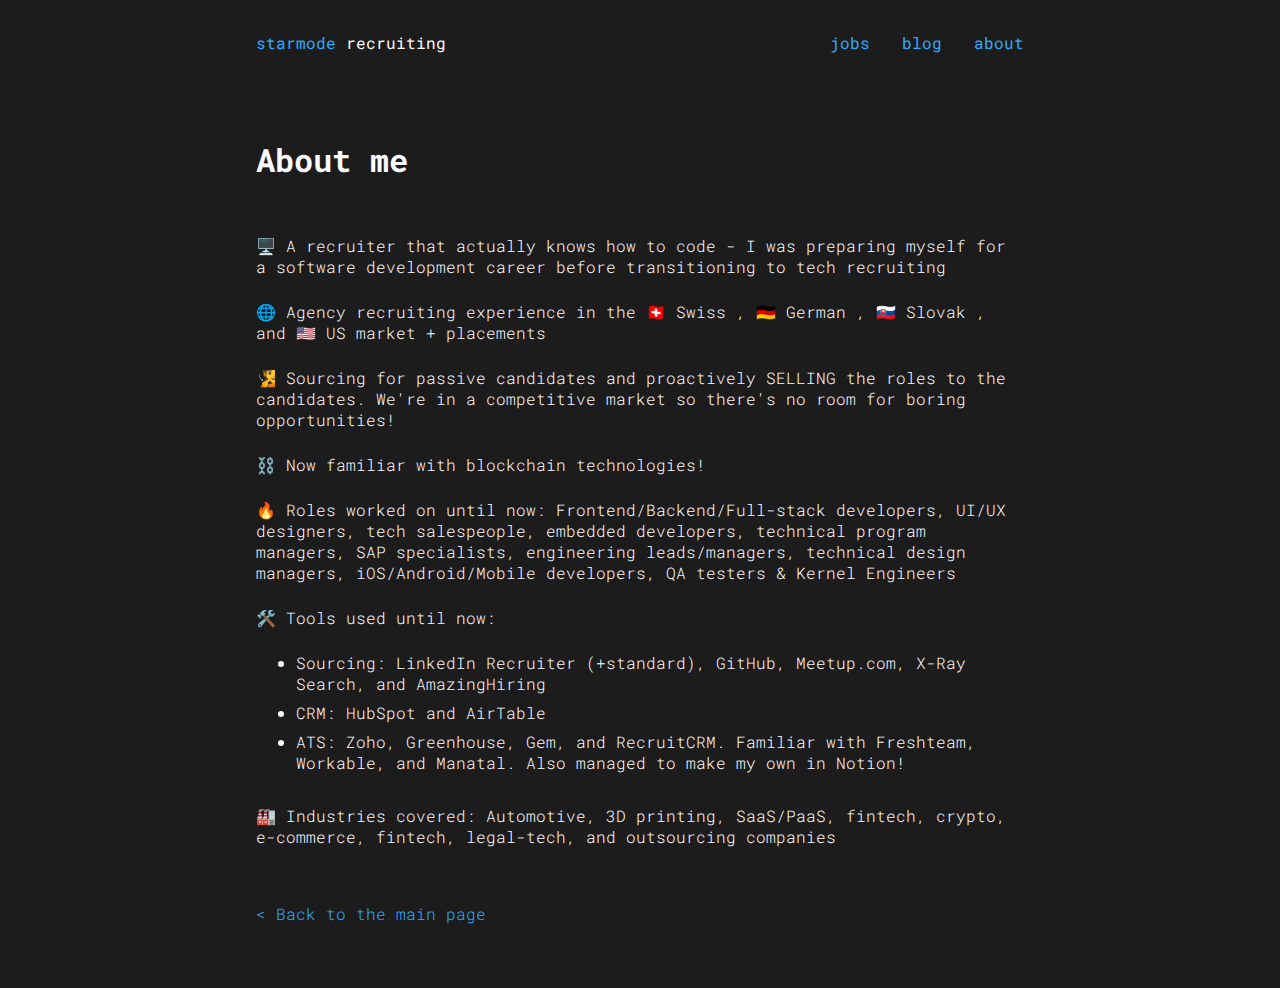
<file: about.html>
<!doctype html>
<html lang="en">
  <head id="app-header">
  	<!-- Google tag (gtag.js) -->
		<script async src="https://www.googletagmanager.com/gtag/js?id=G-RD5JJG2D79"></script>
		<script>
			window.dataLayer = window.dataLayer || [];
			function gtag(){dataLayer.push(arguments);}
			gtag('js', new Date());

			gtag('config', 'G-RD5JJG2D79');
		</script>
		
  	<meta charset="unicode">
  	<link rel="stylesheet" href="https://cdnjs.cloudflare.com/ajax/libs/font-awesome/4.7.0/css/font-awesome.min.css">
    <meta name="viewport" content="width=device-width, initial-scale=1">
    <link href="./main.css" rel="stylesheet">
    <link rel="icon" type="image/x-icon" href="./favicon.ico">

    <title>starmode recruitng</title>
    <script async src="header.js"></script>
  </head>
  <body class="global-fadein">
  	<header id="app-navbar"></header>
  	<script async src="navbar.js"></script>

	  <h1>About me</h1>

		<p>🖥️ A recruiter that actually knows how to code - I was preparing myself for a software development career before transitioning to tech recruiting</p>

		<p>🌐 Agency recruiting experience in the 🇨🇭 Swiss , 🇩🇪 German , 🇸🇰 Slovak , and 🇺🇸 US market + placements</p>

		<p>🧏 Sourcing for passive candidates and proactively SELLING the roles to the candidates. We're in a competitive market so there's no room for boring opportunities!</p>

		<p>⛓️ Now familiar with blockchain technologies!</p>

		<p>🔥 Roles worked on until now: Frontend/Backend/Full-stack developers, UI/UX designers, tech salespeople, embedded developers, technical program managers, SAP specialists, engineering leads/managers, technical design managers, iOS/Android/Mobile developers, QA testers & Kernel Engineers </p>

		<p>🛠️ Tools used until now:
			<ul>
				<li>Sourcing: LinkedIn Recruiter (+standard), GitHub, Meetup.com, X-Ray Search, and AmazingHiring</li>
				<li>CRM: HubSpot and AirTable</li>
				<li>ATS: Zoho, Greenhouse, Gem, and RecruitCRM. Familiar with Freshteam, Workable, and Manatal. Also managed to make my own in Notion!</li>
			</ul>

		<p> 🏭 Industries covered: Automotive, 3D printing, SaaS/PaaS, fintech, crypto, e-commerce, fintech, legal-tech, and outsourcing companies </p>

    <footer id="app-footer"></footer>
    <script async src="footer.js"></script>
  </body>
</html>
</file>
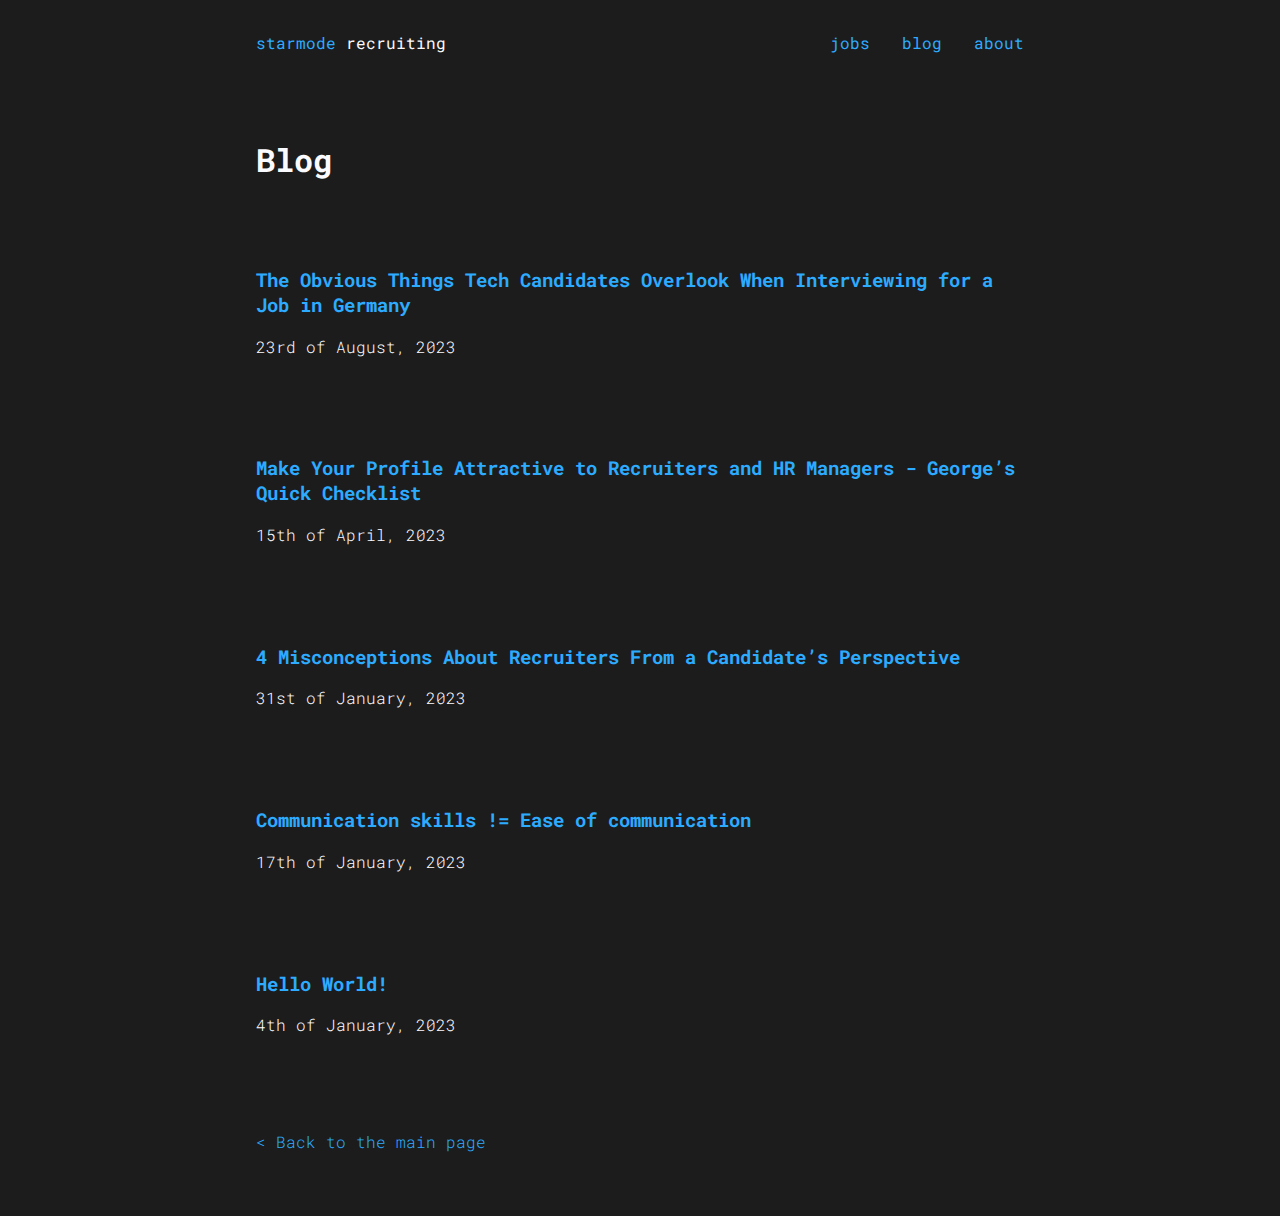
<file: blog.html>
<!doctype html>
<html lang="en">
  <head id="app-header">
    <!-- Google tag (gtag.js) -->
    <script async src="https://www.googletagmanager.com/gtag/js?id=G-RD5JJG2D79"></script>
    <script>
      window.dataLayer = window.dataLayer || [];
      function gtag(){dataLayer.push(arguments);}
      gtag('js', new Date());

      gtag('config', 'G-RD5JJG2D79');
    </script>
    
    <meta charset="unicode">
    <link rel="stylesheet" href="https://cdnjs.cloudflare.com/ajax/libs/font-awesome/4.7.0/css/font-awesome.min.css">
    <meta name="viewport" content="width=device-width, initial-scale=1">
    <link href="./main.css" rel="stylesheet">
    <link rel="icon" type="image/x-icon" href="./favicon.ico">

    <title>starmode recruitng</title>
    <script async src="header.js"></script>
  </head>
  <body class="global-fadein">
    <header id="app-navbar"></header>
    <script async src="navbar.js"></script>

	  <h1>Blog</h1>

		<h3 class="blog-title">
      <a title="The Obvious Things Tech Candidates Overlook When Interviewing for a Job in Germany" href="./posts/obvious-things-candidates-overlook.html">The Obvious Things Tech Candidates Overlook When Interviewing for a Job in Germany</a>
    </h3>
		<p class="blog-date">23rd of August, 2023</p>

    <h3 class="blog-title">
      <a title="Make Your Profile Attractive to Recruiters and HR Managers - George’s Quick Checklist" href="./posts/georges-quick-checklist.html">Make Your Profile Attractive to Recruiters and HR Managers - George’s Quick Checklist</a>
    </h3>
    <p class="blog-date">15th of April, 2023</p>

    <h3 class="blog-title">
      <a title="4 Misconceptions About Recruiters From a Candidate’s Perspective" href="./posts/misconceptions-about-recruiters.html">4 Misconceptions About Recruiters From a Candidate’s Perspective</a>
    </h3>
    <p class="blog-date">31st of January, 2023</p>

    <h3 class="blog-title">
      <a title="Communication skills != Ease of communication" href="./posts/communication-skills-and-ease-of-communication.html">Communication skills != Ease of communication</a>
    </h3>
    <p class="blog-date">17th of January, 2023</p>

    <h3 class="blog-title">
      <a title="Hello World!" href="./posts/hello-world.html">Hello World!</a>
    </h3>
    <p class="blog-date">4th of January, 2023</p>

    <footer id="app-footer"></footer>
    <script async src="footer.js"></script>
  </body>
</html>
</file>
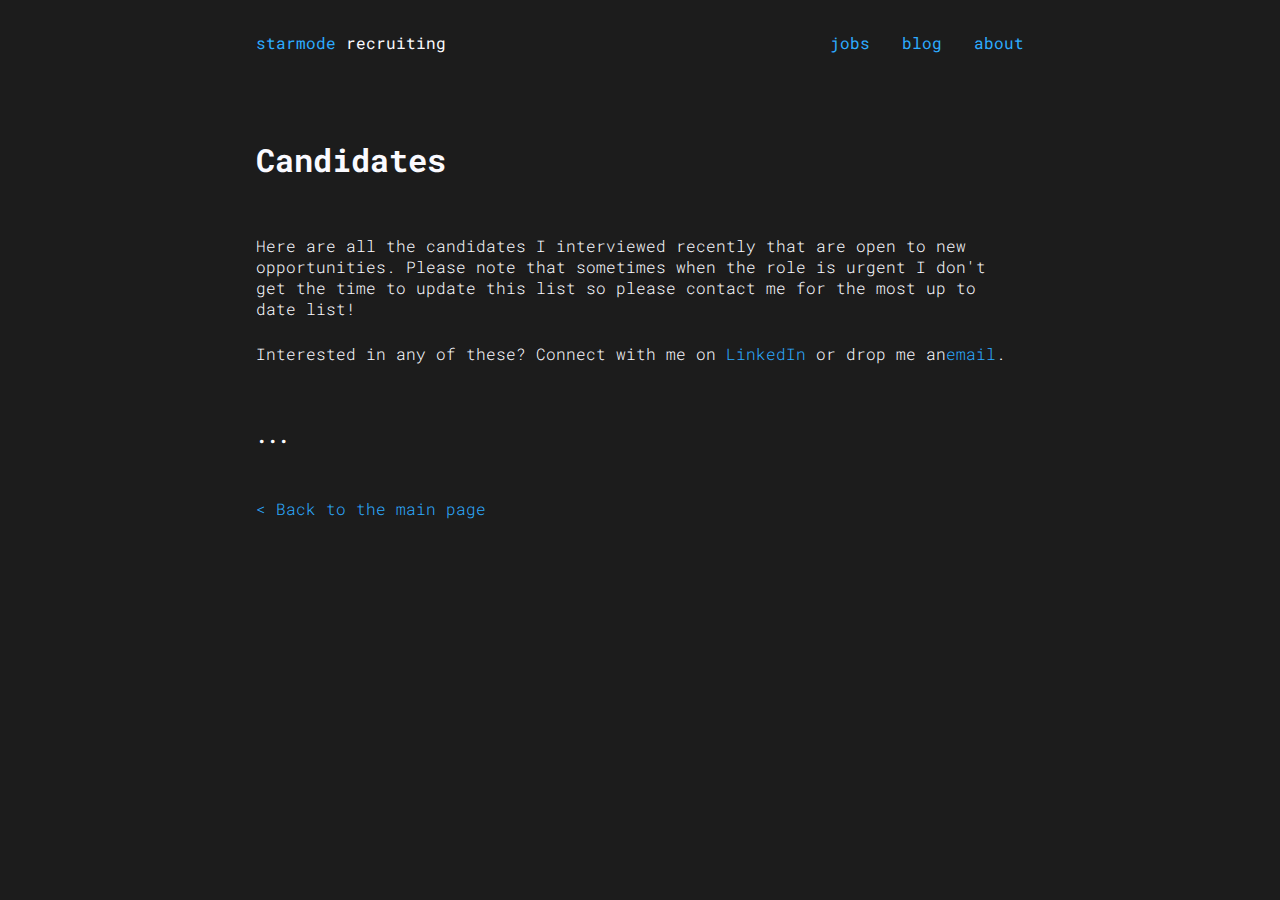
<file: candidates.html>
<!doctype html>
<html lang="en">
  <head id="app-header">
  	<!-- Google tag (gtag.js) -->
		<script async src="https://www.googletagmanager.com/gtag/js?id=G-RD5JJG2D79"></script>
		<script>
			window.dataLayer = window.dataLayer || [];
			function gtag(){dataLayer.push(arguments);}
			gtag('js', new Date());

			gtag('config', 'G-RD5JJG2D79');
		</script>
		
  	<meta charset="unicode">
  	<link rel="stylesheet" href="https://cdnjs.cloudflare.com/ajax/libs/font-awesome/4.7.0/css/font-awesome.min.css">
    <meta name="viewport" content="width=device-width, initial-scale=1">
    <link href="./main.css" rel="stylesheet">
    <link rel="icon" type="image/x-icon" href="./favicon.ico">

    <title>starmode recruitng</title>
    <script async src="header.js"></script>
  </head>

  <body class="global-fadein">
  	<header id="app-navbar"></header>
  	<script async src="navbar.js"></script>

	  <h1>Candidates</h1>
	  <p>Here are all the candidates I interviewed recently that are open to new opportunities. Please note that sometimes when the role is urgent I don't get the time to update this list so please contact me for the most up to date list!
	  <p>Interested in any of these? Connect with me on <a href="https://www.linkedin.com/in/george-gluvajic/">LinkedIn</a> or drop me an<a id="email" href="#">email</a>.

		<h3>...</h3>

    <footer id="app-footer"></footer>
    <script async src="footer.js"></script>
  </body>
</html>
</file>
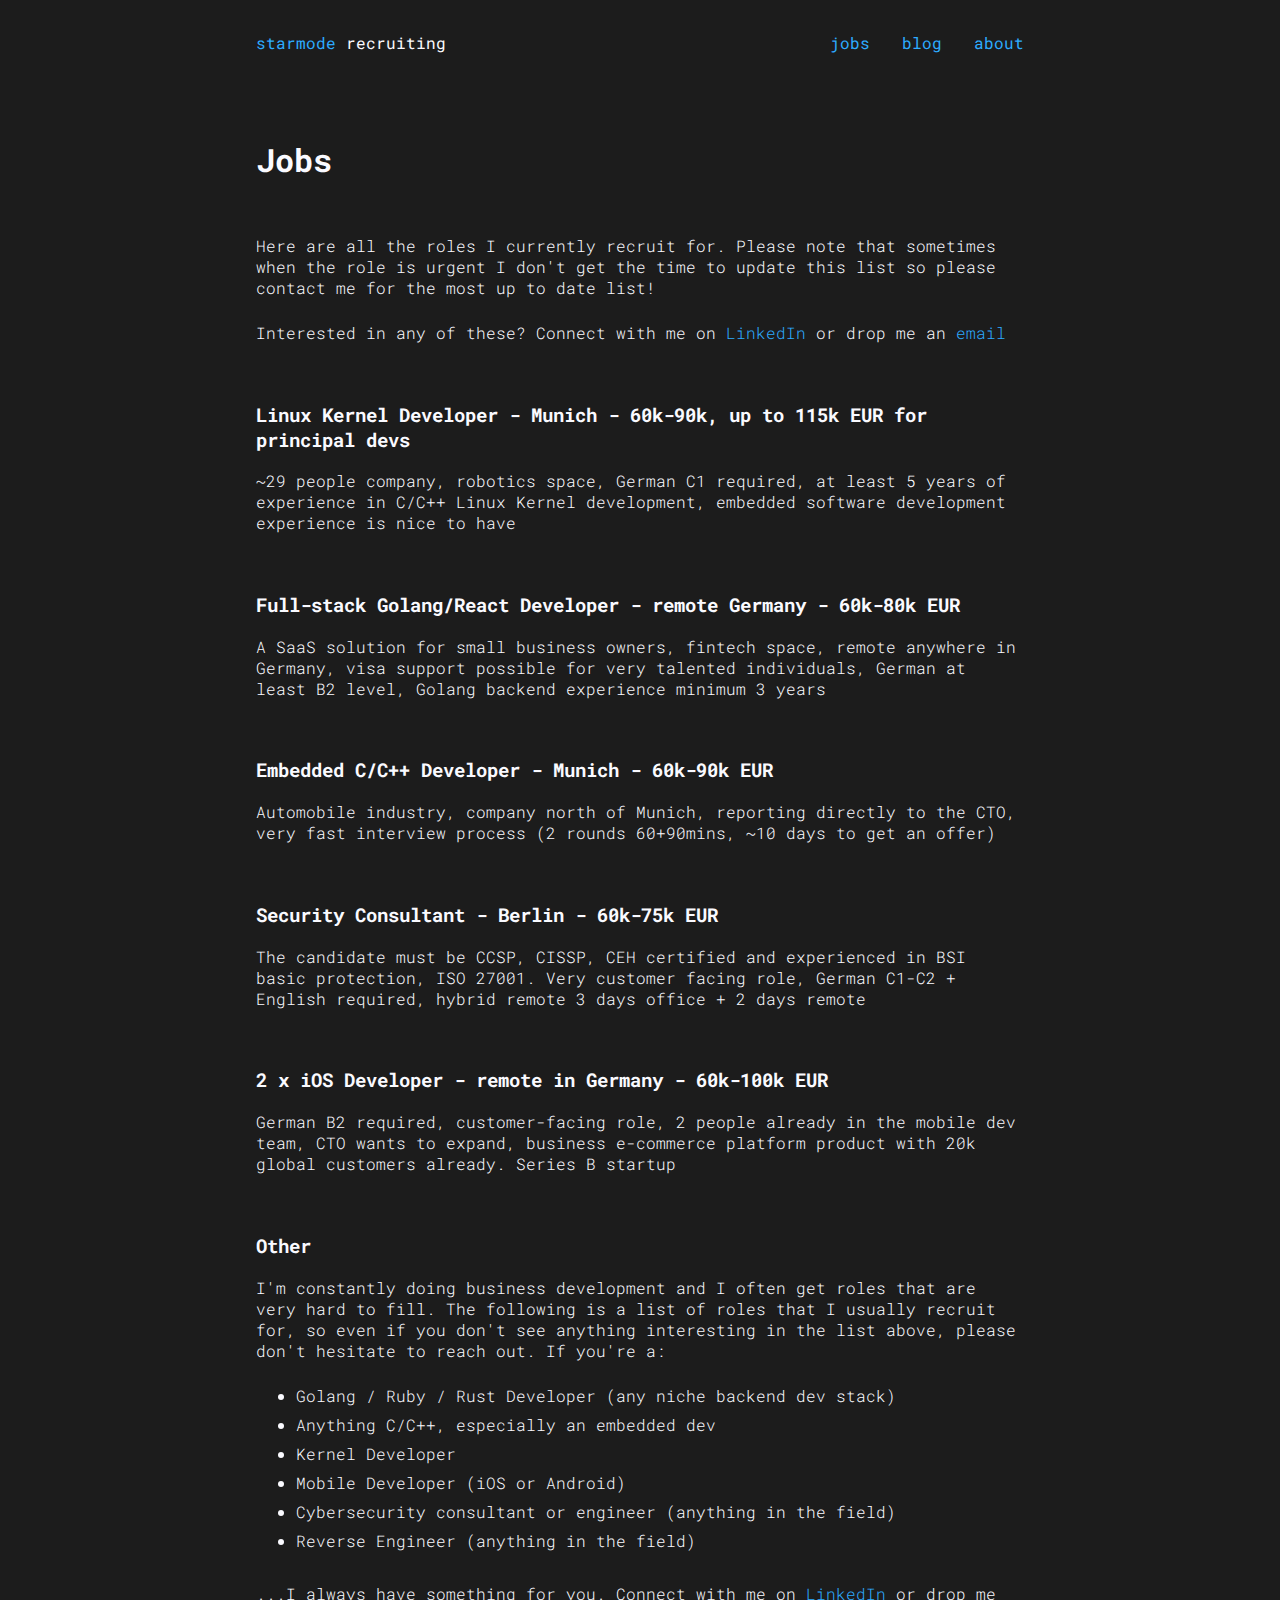
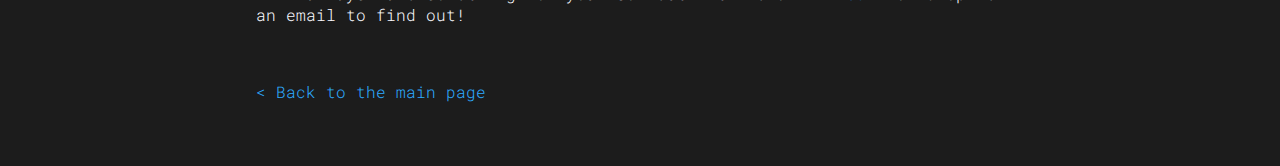
<file: jobs.html>
<!doctype html>
<html lang="en">
  <head id="app-header">
		<!-- Google tag (gtag.js) -->
		<script async src="https://www.googletagmanager.com/gtag/js?id=G-RD5JJG2D79"></script>
		<script>
			window.dataLayer = window.dataLayer || [];
			function gtag(){dataLayer.push(arguments);}
			gtag('js', new Date());

			gtag('config', 'G-RD5JJG2D79');
		</script>

  	<meta charset="unicode">
  	<link rel="stylesheet" href="https://cdnjs.cloudflare.com/ajax/libs/font-awesome/4.7.0/css/font-awesome.min.css">
    <meta name="viewport" content="width=device-width, initial-scale=1">
    <link href="./main.css" rel="stylesheet">
    <link rel="icon" type="image/x-icon" href="./favicon.ico">

    <title>starmode recruitng</title>
    <script async src="header.js"></script>
  </head>
  
  <body class="global-fadein">
  	<header id="app-navbar"></header>
  	<script async src="navbar.js"></script>

	  <h1>Jobs</h1>
	  <p>Here are all the roles I currently recruit for. Please note that sometimes when the role is urgent I don't get the time to update this list so please contact me for the most up to date list!</p>
	  <p>Interested in any of these? Connect with me on <a href="https://www.linkedin.com/in/george-gluvajic/">LinkedIn</a> or drop me an <a id="email" href="#">email</a>

		<h3>Linux Kernel Developer - Munich - 60k-90k, up to 115k EUR for principal devs</h3>
		<p>~29 people company, robotics space, German C1 required, at least 5 years of experience in C/C++ Linux Kernel development, embedded software development experience is nice to have</p>

		<h3>Full-stack Golang/React Developer - remote Germany - 60k-80k EUR</h3>
		<p>A SaaS solution for small business owners, fintech space, remote anywhere in Germany, visa support possible for very talented individuals, German at least B2 level, Golang backend experience minimum 3 years</p>

		<h3>Embedded C/C++ Developer - Munich - 60k-90k EUR</h3>
		<p>Automobile industry, company north of Munich, reporting directly to the CTO, very fast interview process (2 rounds 60+90mins, ~10 days to get an offer)</p>

		<h3>Security Consultant - Berlin - 60k-75k EUR</h3>
		<p>The candidate must be CCSP, CISSP, CEH certified and experienced in BSI basic protection, ISO 27001. Very customer facing role, German C1-C2 + English required, hybrid remote 3 days office + 2 days remote</p>

		<h3>2 x iOS Developer - remote in Germany - 60k-100k EUR</h3>
		<p>German B2 required, customer-facing role, 2 people already in the mobile dev team, CTO wants to expand, business e-commerce platform product with 20k global customers already. Series B startup</p>

		<h3>Other</h3>
		<p>I'm constantly doing business development and I often get roles that are very hard to fill. The following is a list of roles that I usually recruit for, so even if you don't see anything interesting in the list above, please don't hesitate to reach out. If you're a:</p>
		<ul>
			<li>Golang / Ruby / Rust Developer (any niche backend dev stack)</li>
			<li>Anything C/C++, especially an embedded dev</li>
			<li>Kernel Developer</li>
			<li>Mobile Developer (iOS or Android)</li>
			<li>Cybersecurity consultant or engineer (anything in the field)</li>
			<li>Reverse Engineer (anything in the field)</li>

		</ul>
		<p>...I always have something for you. Connect with me on <a href="https://www.linkedin.com/in/george-gluvajic/">LinkedIn</a> or drop me an email to find out!</p>

    <footer id="app-footer"></footer>
    <script async src="footer.js"></script>
  </body>
</html>
</file>
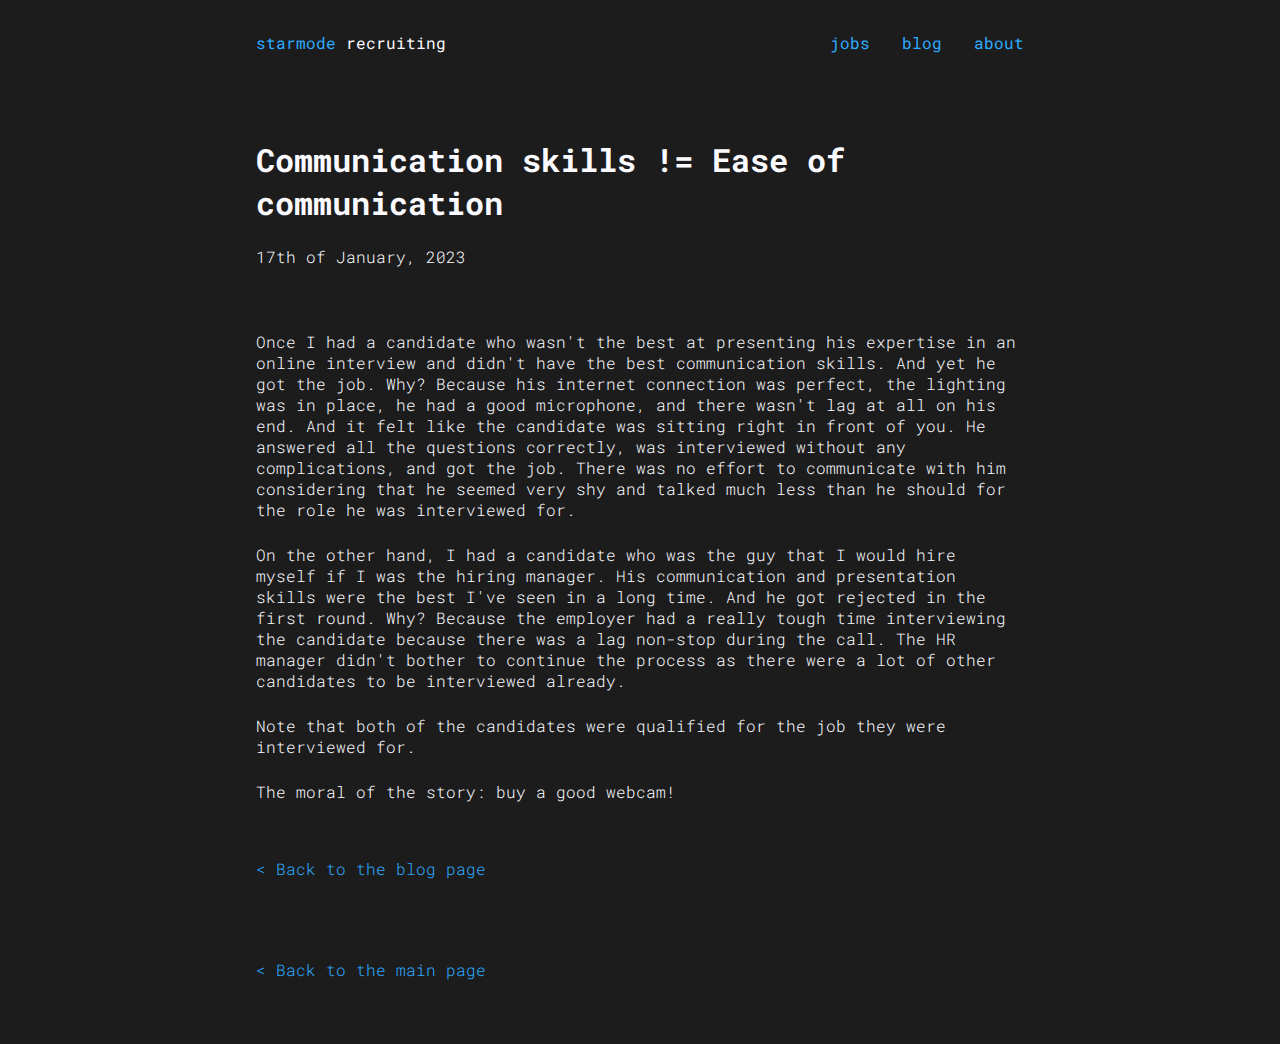
<file: posts/communication-skills-and-ease-of-communication.html>
<!doctype html>
<html lang="en">
  <head id="app-header">
      <!-- Google tag (gtag.js) -->
    <script async src="https://www.googletagmanager.com/gtag/js?id=G-RD5JJG2D79"></script>
    <script>
      window.dataLayer = window.dataLayer || [];
      function gtag(){dataLayer.push(arguments);}
      gtag('js', new Date());

      gtag('config', 'G-RD5JJG2D79');
    </script>
    
    <meta charset="unicode">
    <link rel="stylesheet" href="https://cdnjs.cloudflare.com/ajax/libs/font-awesome/4.7.0/css/font-awesome.min.css">
    <meta name="viewport" content="width=device-width, initial-scale=1">
    <link href="../main.css" rel="stylesheet">
    <link rel="icon" type="image/x-icon" href="../favicon.ico">

    <title>starmode recruitng</title>
    <script async src="../header.js"></script>
  </head>
  <body class="global-fadein">
    <header id="app-navbar"></header>
    <script async src="./navbar.js"></script>

    <h1 class="blog-title">Communication skills != Ease of communication</h1>
		<p class="blog-date">17th of January, 2023</p>

    <p>Once I had a candidate who wasn't the best at presenting his expertise in an online interview and didn't have the best communication skills. And yet he got the job. Why? Because his internet connection was perfect, the lighting was in place, he had a good microphone, and there wasn't lag at all on his end. And it felt like the candidate was sitting right in front of you. He answered all the questions correctly, was interviewed without any complications, and got the job. There was no effort to communicate with him considering that he seemed very shy and talked much less than he should for the role he was interviewed for.</p>

    <p>On the other hand, I had a candidate who was the guy that I would hire myself if I was the hiring manager. His communication and presentation skills were the best I've seen in a long time. And he got rejected in the first round. Why? Because the employer had a really tough time interviewing the candidate because there was a lag non-stop during the call. The HR manager didn't bother to continue the process as there were a lot of other candidates to be interviewed already.</p>

    <p>Note that both of the candidates were qualified for the job they were interviewed for.</p>

    <p>The moral of the story: buy a good webcam!</p>

    <footer id="app-footer"></footer>
    <script async src="./footer.js"></script>
  </body>
</html>
</file>
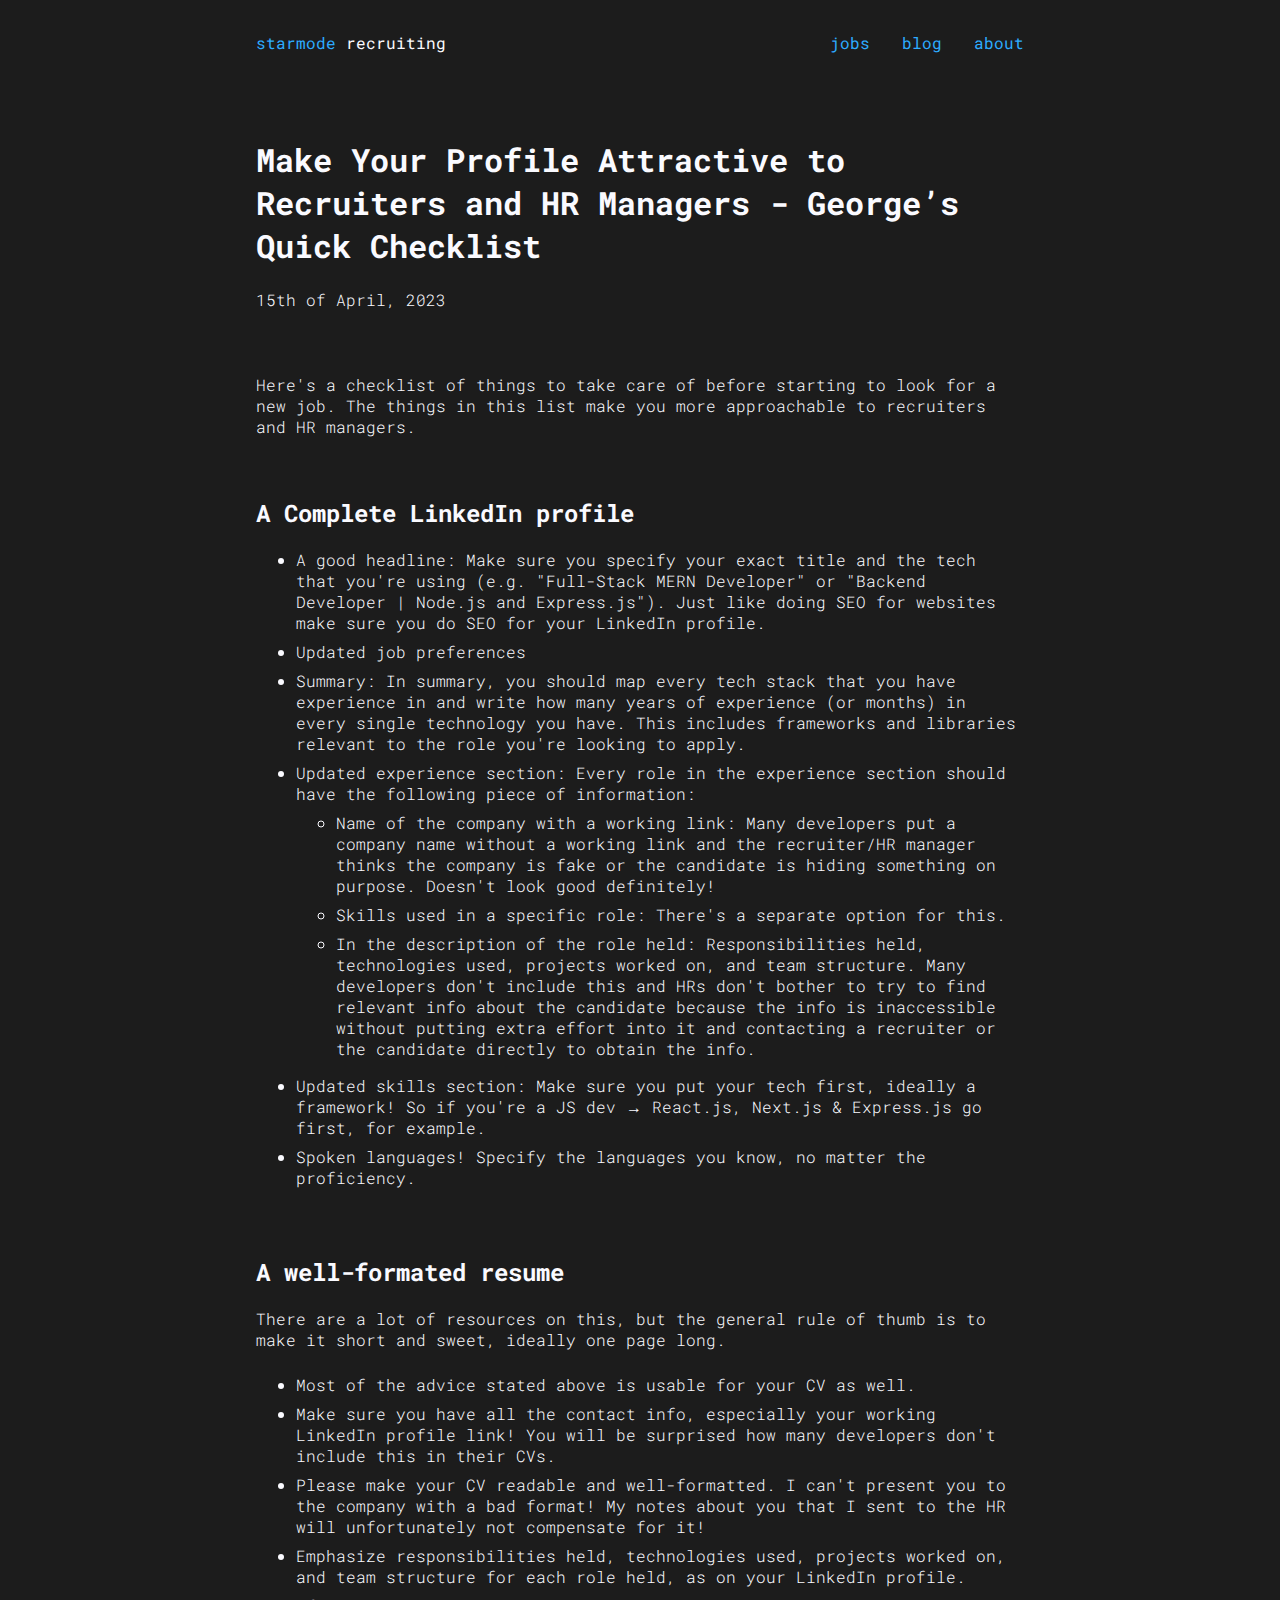
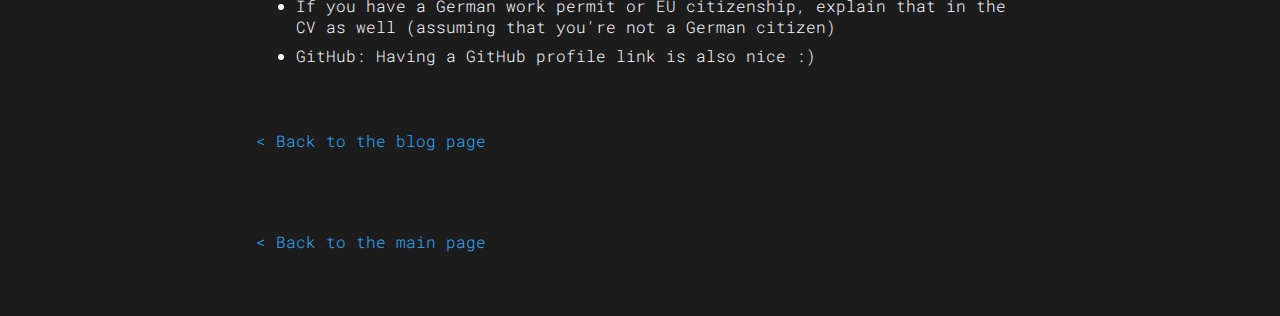
<file: posts/georges-quick-checklist.html>
<!doctype html>
<html lang="en">
  <head id="app-header">
    <!-- Google tag (gtag.js) -->
    <script async src="https://www.googletagmanager.com/gtag/js?id=G-RD5JJG2D79"></script>
    <script>
      window.dataLayer = window.dataLayer || [];
      function gtag(){dataLayer.push(arguments);}
      gtag('js', new Date());

      gtag('config', 'G-RD5JJG2D79');
    </script>
    
    <meta charset="unicode">
    <link rel="stylesheet" href="https://cdnjs.cloudflare.com/ajax/libs/font-awesome/4.7.0/css/font-awesome.min.css">
    <meta name="viewport" content="width=device-width, initial-scale=1">
    <link href="../main.css" rel="stylesheet">
    <link rel="icon" type="image/x-icon" href="../favicon.ico">

    <title>starmode recruitng</title>
    <script async src="../header.js"></script>
  </head>
  <body class="global-fadein">
    <header id="app-navbar"></header>
    <script async src="./navbar.js"></script>

    <h1 class="blog-title">Make Your Profile Attractive to Recruiters and HR Managers - George’s Quick Checklist</h1>
		<p class="blog-date">15th of April, 2023</p>

    <p>Here's a checklist of things to take care of before starting to look for a new job. The things in this list make you more approachable to recruiters and HR managers.</p>

    <h2>A Complete LinkedIn profile</h2>

    <ul>
      <li>A good headline: Make sure you specify your exact title and the tech that you're using (e.g. "Full-Stack MERN Developer" or "Backend Developer | Node.js and Express.js"). Just like doing SEO for websites make sure you do SEO for your LinkedIn profile.</li>

      <li>Updated job preferences</li>

      <li>Summary: In summary, you should map every tech stack that you have experience in and write how many years of experience (or months) in every single technology you have. This includes frameworks and libraries relevant to the role you're looking to apply.</li>

      <li>Updated experience section: Every role in the experience section should have the following piece of information:</li>

      <ul>

        <li>Name of the company with a working link: Many developers put a company name without a working link and the recruiter/HR manager thinks the company is fake or the candidate is hiding something on purpose. Doesn't look good definitely!</li>

        <li>Skills used in a specific role: There's a separate option for this.</li>

        <li>In the description of the role held: Responsibilities held, technologies used, projects worked on, and team structure. Many developers don't include this and HRs don't bother to try to find relevant info about the candidate because the info is inaccessible without putting extra effort into it and contacting a recruiter or the candidate directly to obtain the info.</li>

      </ul>

      <li>Updated skills section: Make sure you put your tech first, ideally a framework! So if you're a JS dev → React.js, Next.js & Express.js go first, for example.</li>

      <li>Spoken languages! Specify the languages you know, no matter the proficiency.</li>
    </ul>

    <h2>A well-formated resume</h2>

      <p>There are a lot of resources on this, but the general rule of thumb is to make it short and sweet, ideally one page long.</p>

      <ul>

        <li>Most of the advice stated above is usable for your CV as well.</li>

        <li>Make sure you have all the contact info, especially your working LinkedIn profile link! You will be surprised how many developers don't include this in their CVs.</li>

        <li>Please make your CV readable and well-formatted. I can't present you to the company with a bad format! My notes about you that I sent to the HR will unfortunately not compensate for it!</li>

        <li>Emphasize responsibilities held, technologies used, projects worked on, and team structure for each role held, as on your LinkedIn profile.</li>

        <li>If you have a German work permit or EU citizenship, explain that in the CV as well (assuming that you're not a German citizen)</li>

        <li>GitHub: Having a GitHub profile link is also nice :)</li>

      </ul>

    <footer id="app-footer"></footer>
    <script async src="./footer.js"></script>
  </body>
</html>
</file>
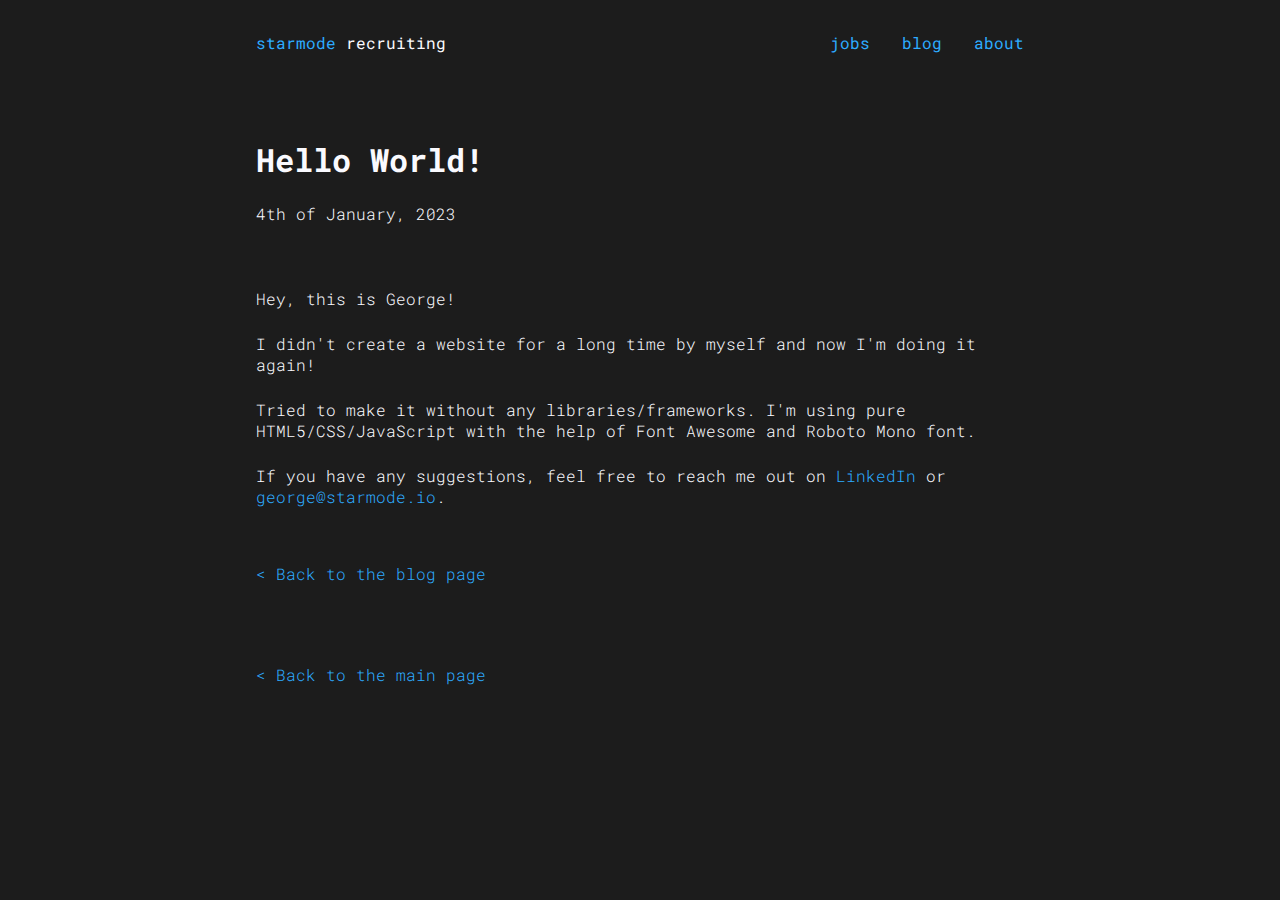
<file: posts/hello-world.html>
<!doctype html>
<html lang="en">
  <head id="app-header">
    <!-- Google tag (gtag.js) -->
    <script async src="https://www.googletagmanager.com/gtag/js?id=G-RD5JJG2D79"></script>
    <script>
      window.dataLayer = window.dataLayer || [];
      function gtag(){dataLayer.push(arguments);}
      gtag('js', new Date());

      gtag('config', 'G-RD5JJG2D79');
    </script>
    
  	<meta charset="unicode">
  	<link rel="stylesheet" href="https://cdnjs.cloudflare.com/ajax/libs/font-awesome/4.7.0/css/font-awesome.min.css">
    <meta name="viewport" content="width=device-width, initial-scale=1">
    <link href="../main.css" rel="stylesheet">
    <link rel="icon" type="image/x-icon" href="../favicon.ico">

    <title>starmode recruitng</title>
    <script async src="../header.js"></script>
  </head>
  <body class="global-fadein">
  	<header id="app-navbar"></header>
  	<script async src="./navbar.js"></script>

	  <h1 class="blog-title">Hello World!</h1>
		<p class="blog-date">4th of January, 2023</p>

		<p>Hey, this is George!</p>

		<p>I didn't create a website for a long time by myself and now I'm doing it again!</p>

		<p>Tried to make it without any libraries/frameworks. I'm using pure HTML5/CSS/JavaScript with the help of Font Awesome and Roboto Mono font.</p>

		<p>If you have any suggestions, feel free to reach me out on <a href="https://www.linkedin.com/in/george-gluvajic/">LinkedIn</a> or <a href="mailto:george@starmode.io">george@starmode.io</a>.</p>

    <footer id="app-footer"></footer>
    <script async src="./footer.js"></script>
  </body>
</html>
</file>
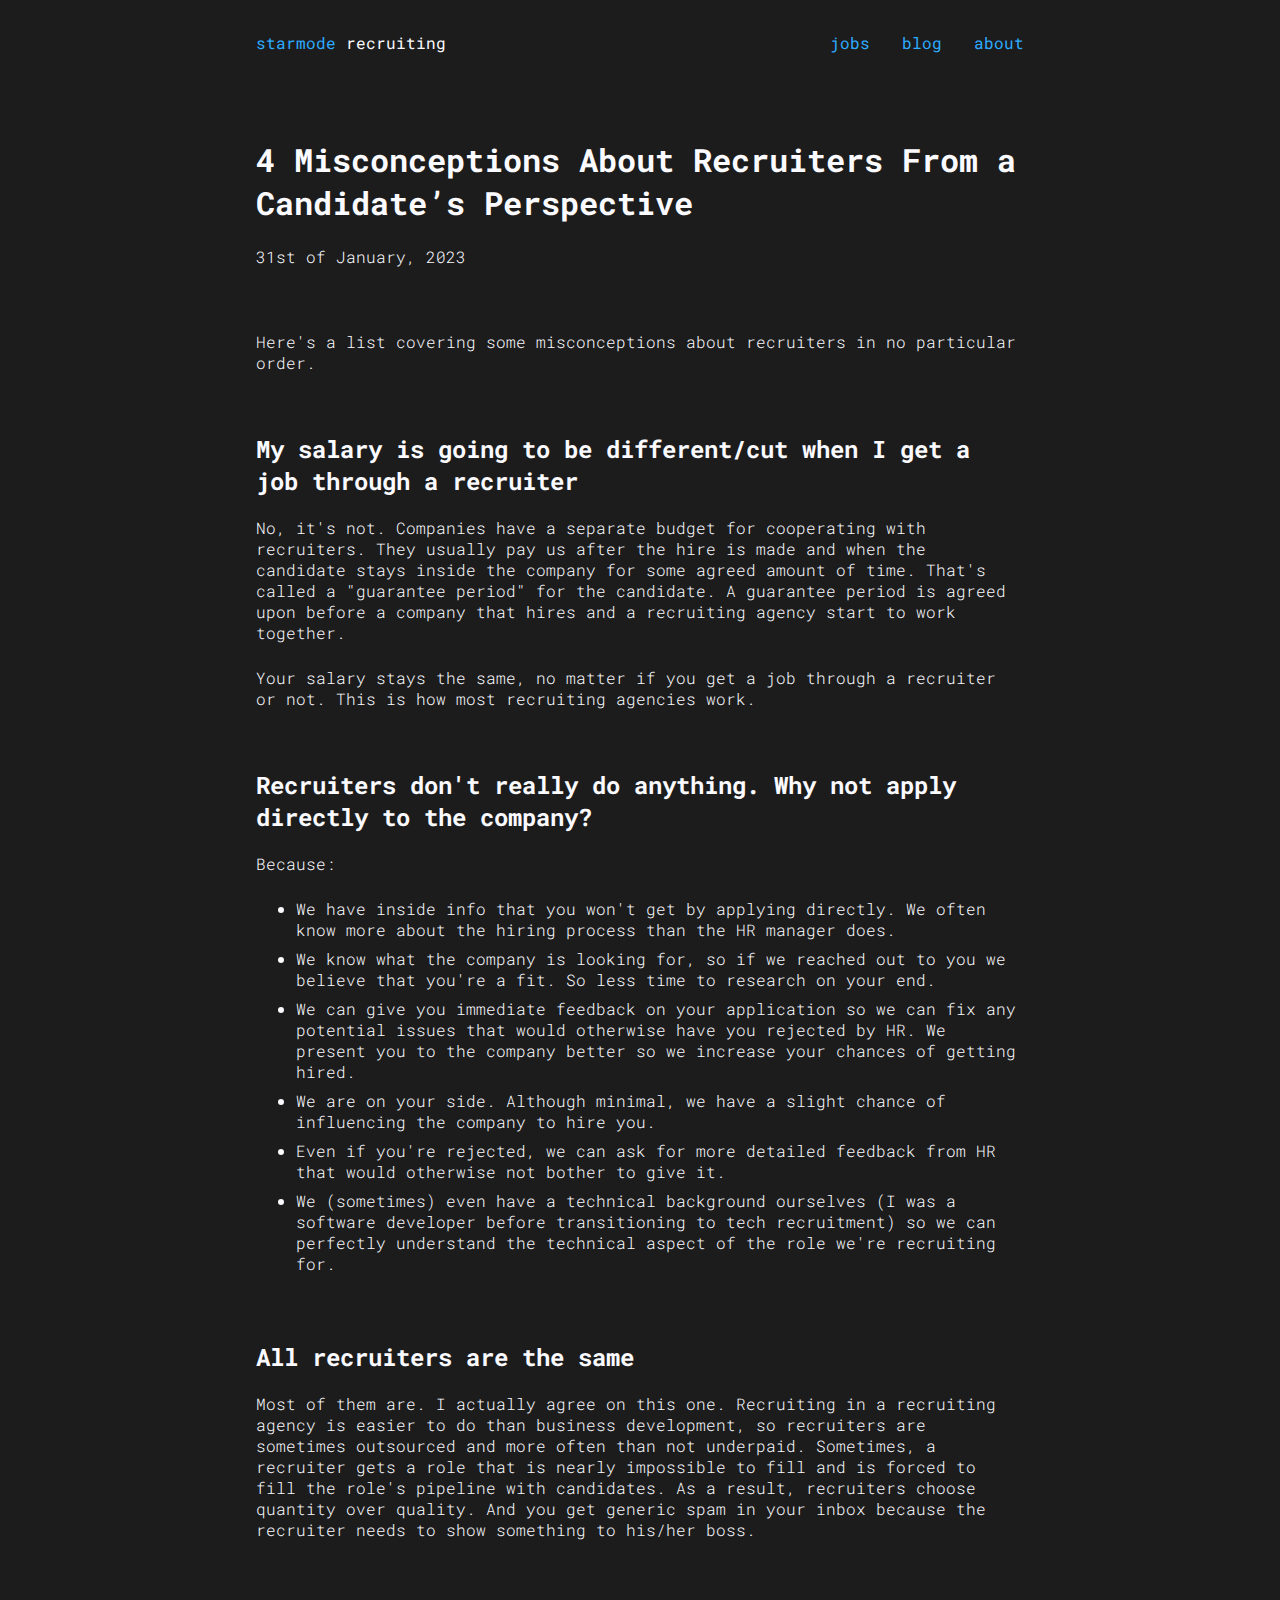
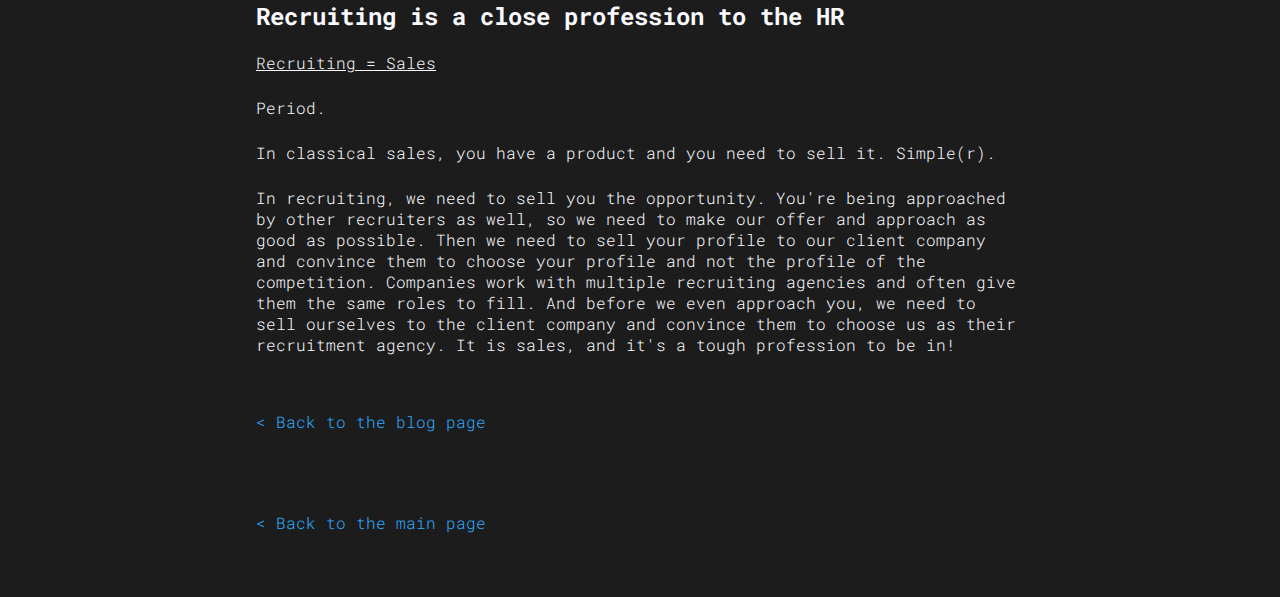
<file: posts/misconceptions-about-recruiters.html>
<!doctype html>
<html lang="en">
  <head id="app-header">
    <!-- Google tag (gtag.js) -->
    <script async src="https://www.googletagmanager.com/gtag/js?id=G-RD5JJG2D79"></script>
    <script>
      window.dataLayer = window.dataLayer || [];
      function gtag(){dataLayer.push(arguments);}
      gtag('js', new Date());

      gtag('config', 'G-RD5JJG2D79');
    </script>
    
    <meta charset="unicode">
    <link rel="stylesheet" href="https://cdnjs.cloudflare.com/ajax/libs/font-awesome/4.7.0/css/font-awesome.min.css">
    <meta name="viewport" content="width=device-width, initial-scale=1">
    <link href="../main.css" rel="stylesheet">
    <link rel="icon" type="image/x-icon" href="../favicon.ico">

    <title>starmode recruitng</title>
    <script async src="../header.js"></script>
  </head>
  <body class="global-fadein">
    <header id="app-navbar"></header>
    <script async src="./navbar.js"></script>

    <h1 class="blog-title">4 Misconceptions About Recruiters From a Candidate’s Perspective</h1>
		<p class="blog-date">31st of January, 2023</p>

    <p>Here's a list covering some misconceptions about recruiters in no particular order.</p>

    <h2>My salary is going to be different/cut when I get a job through a recruiter</h2> 

    <p>No, it's not. Companies have a separate budget for cooperating with recruiters. They usually pay us after the hire is made and when the candidate stays inside the company for some agreed amount of time. That's called a "guarantee period" for the candidate. A guarantee period is agreed upon before a company that hires and a recruiting agency start to work together.</p>

    <p>Your salary stays the same, no matter if you get a job through a recruiter or not. This is how most recruiting agencies work.</p>

    <h2>Recruiters don't really do anything. Why not apply directly to the company?</h2>

    <p>Because:</p>
    <ul>
      <li>We have inside info that you won't get by applying directly. We often know more about the hiring process than the HR manager does.</li>
      <li>We know what the company is looking for, so if we reached out to you we believe that you're a fit. So less time to research on your end.</li>
      <li>We can give you immediate feedback on your application so we can fix any potential issues that would otherwise have you rejected by HR. We present you to the company better so we increase your chances of getting hired.</li>
      <li>We are on your side. Although minimal, we have a slight chance of influencing the company to hire you.</li>
      <li>Even if you're rejected, we can ask for more detailed feedback from HR that would otherwise not bother to give it.</li>
      <li>We (sometimes) even have a technical background ourselves (I was a software developer before transitioning to tech recruitment) so we can perfectly understand the technical aspect of the role we're recruiting for.</li>
    </ul>

    <h2>All recruiters are the same</h2>

    <p>Most of them are. I actually agree on this one. Recruiting in a recruiting agency is easier to do than business development, so recruiters are sometimes outsourced and more often than not underpaid. Sometimes, a recruiter gets a role that is nearly impossible to fill and is forced to fill the role's pipeline with candidates. As a result, recruiters choose quantity over quality. And you get generic spam in your inbox because the recruiter needs to show something to his/her boss.</p>

    <h2>Recruiting is a close profession to the HR</h2>

    <p><u>Recruiting = Sales</u></p>

    <p>Period.</p>

    <p>In classical sales, you have a product and you need to sell it. Simple(r).</p>

    <p>In recruiting, we need to sell you the opportunity. You're being approached by other recruiters as well, so we need to make our offer and approach as good as possible. Then we need to sell your profile to our client company and convince them to choose your profile and not the profile of the competition. Companies work with multiple recruiting agencies and often give them the same roles to fill. And before we even approach you, we need to sell ourselves to the client company and convince them to choose us as their recruitment agency. It is sales, and it's a tough profession to be in!</p>

    <footer id="app-footer"></footer>
    <script async src="./footer.js"></script>
  </body>
</html>
</file>
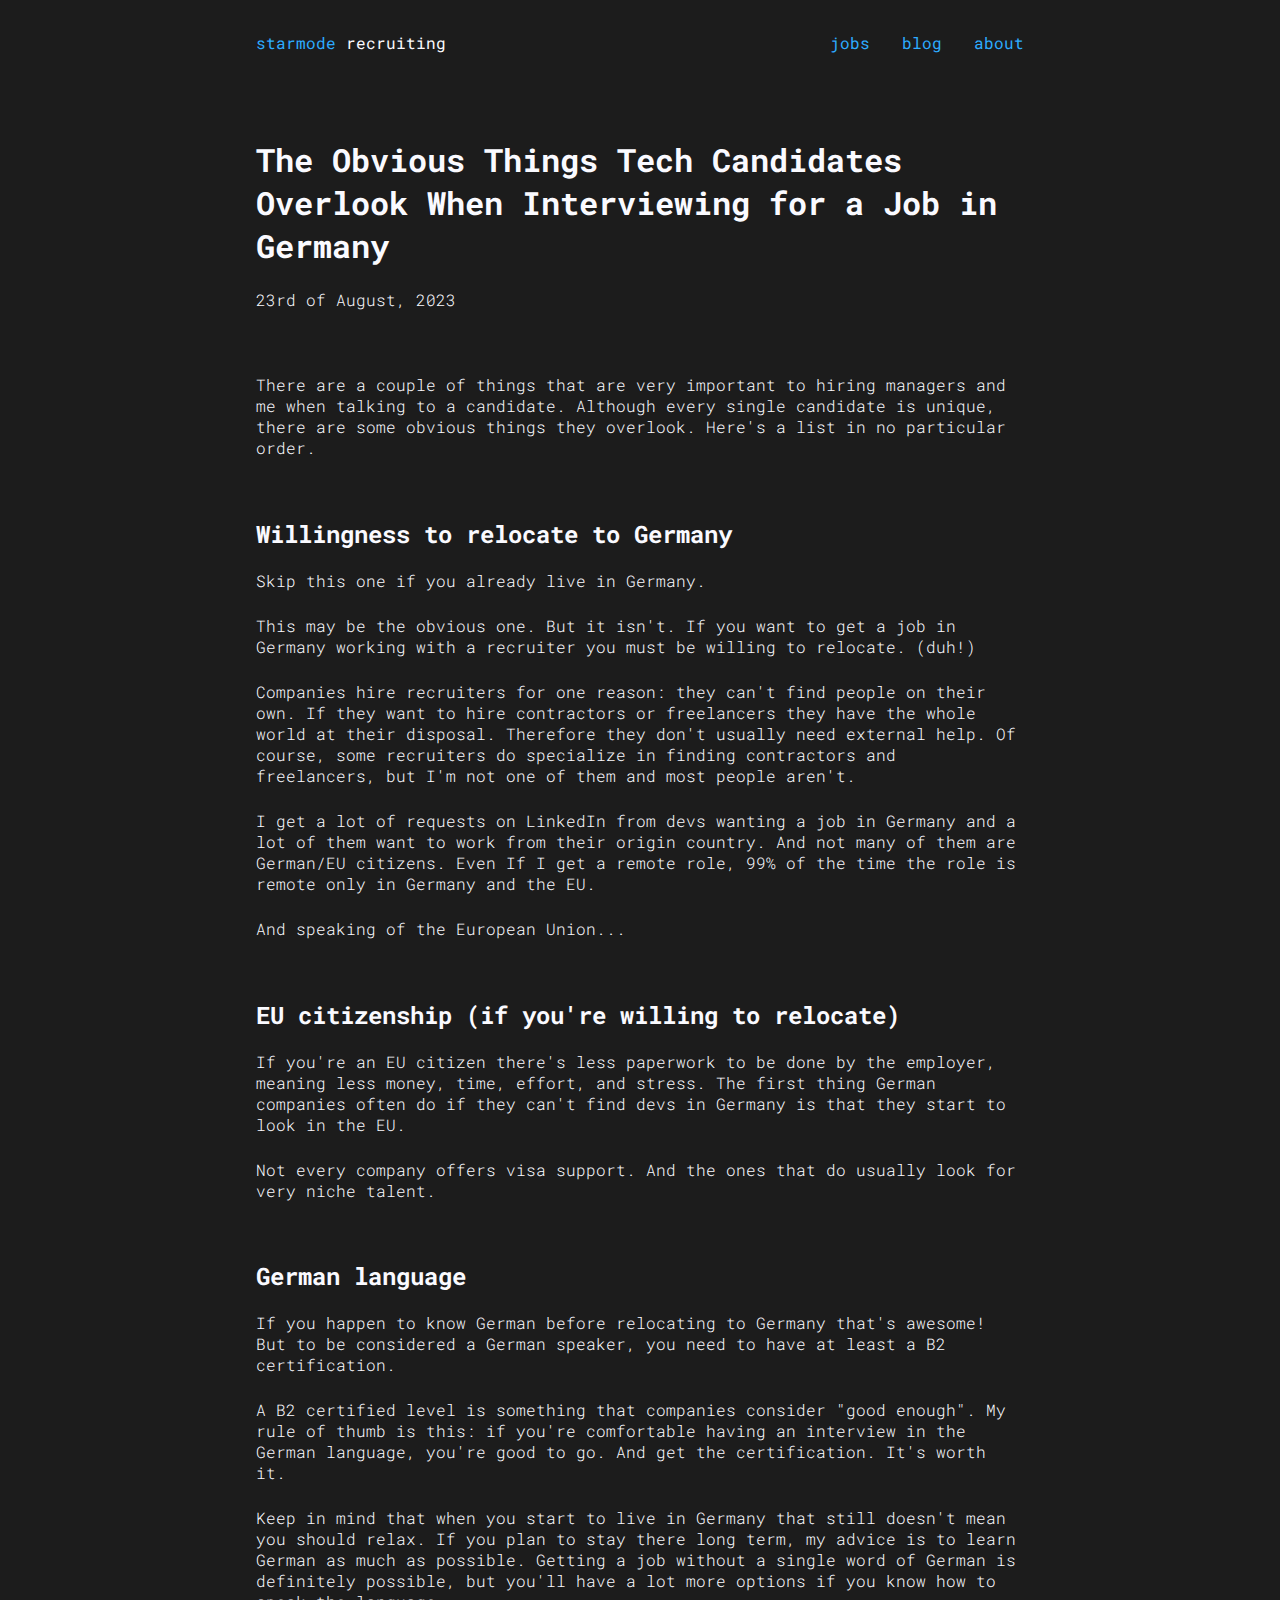
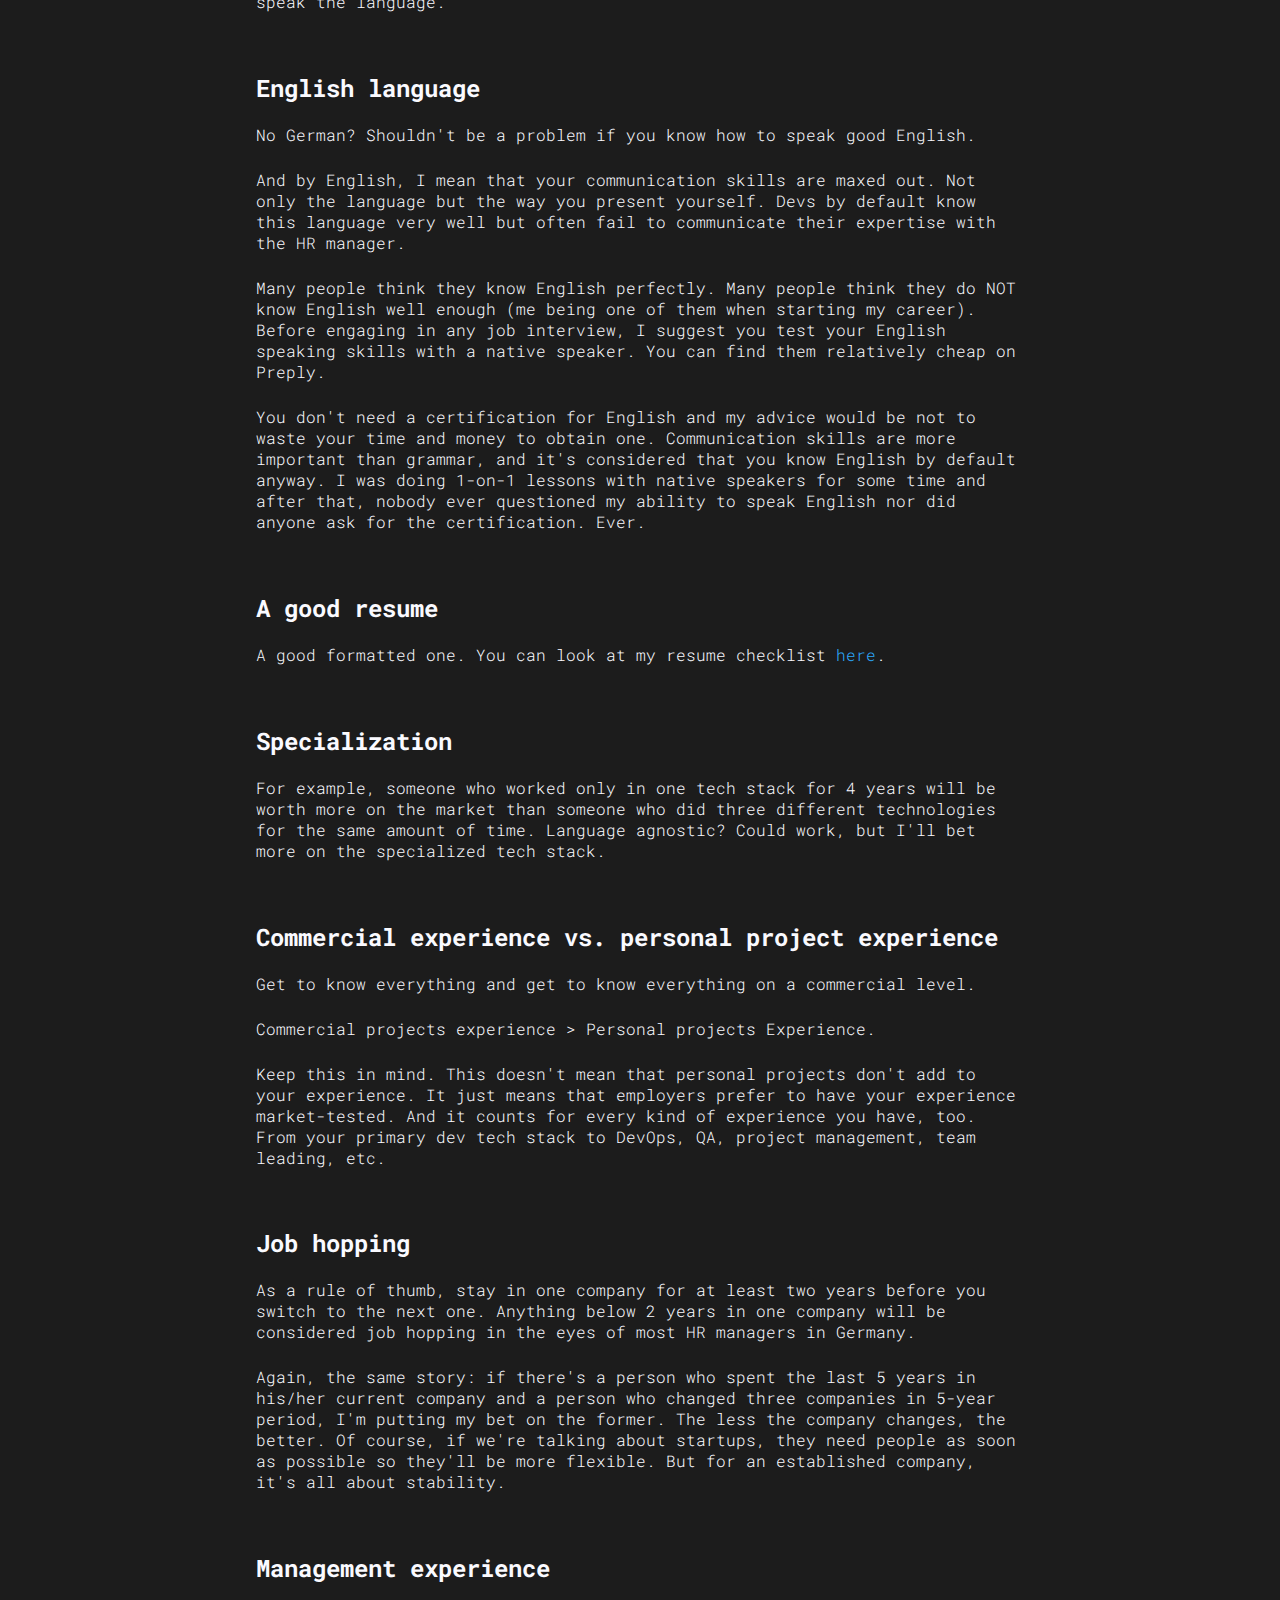
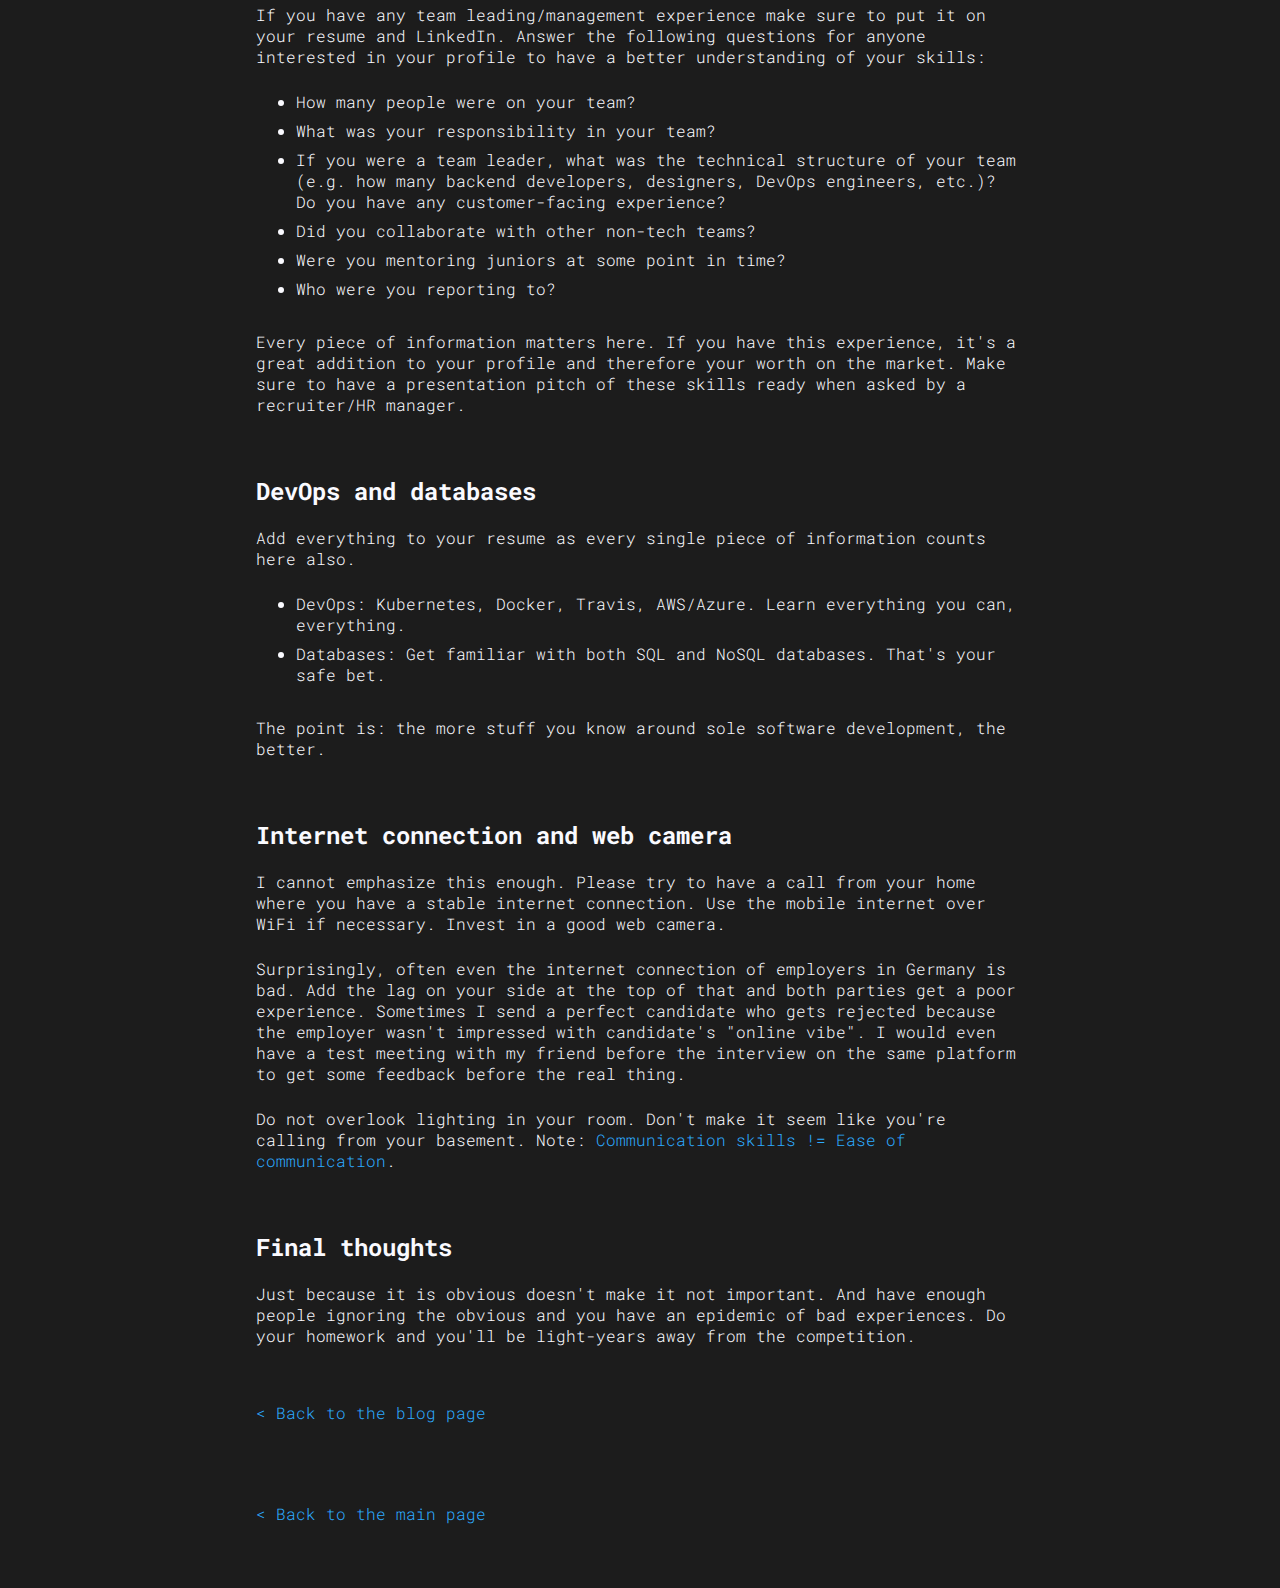
<file: posts/obvious-things-candidates-overlook.html>
<!doctype html>
<html lang="en">
  <head id="app-header">
    <!-- Google tag (gtag.js) -->
    <script async src="https://www.googletagmanager.com/gtag/js?id=G-RD5JJG2D79"></script>
    <script>
      window.dataLayer = window.dataLayer || [];
      function gtag(){dataLayer.push(arguments);}
      gtag('js', new Date());

      gtag('config', 'G-RD5JJG2D79');
    </script>
    
    <meta charset="unicode">
    <link rel="stylesheet" href="https://cdnjs.cloudflare.com/ajax/libs/font-awesome/4.7.0/css/font-awesome.min.css">
    <meta name="viewport" content="width=device-width, initial-scale=1">
    <link href="../main.css" rel="stylesheet">
    <link rel="icon" type="image/x-icon" href="../favicon.ico">

    <title>starmode recruitng</title>
    <script async src="../header.js"></script>
  </head>
  <body class="global-fadein">
    <header id="app-navbar"></header>
    <script async src="./navbar.js"></script>

    <h1 class="blog-title">The Obvious Things Tech Candidates Overlook When Interviewing for a Job in Germany</h1>
		<p class="blog-date">23rd of August, 2023</p>

    <p>There are a couple of things that are very important to hiring managers and me when talking to a candidate. Although every single candidate is unique, there are some obvious things they overlook. Here's a list in no particular order.</p>

    <h2>Willingness to relocate to Germany</h2>

    <p>Skip this one if you already live in Germany.</p>

    <p>This may be the obvious one. But it isn't. If you want to get a job in Germany working with a recruiter you must be willing to relocate. (duh!)</p>

    <p>Companies hire recruiters for one reason: they can't find people on their own. If they want to hire contractors or freelancers they have the whole world at their disposal. Therefore they don't usually need external help. Of course, some recruiters do specialize in finding contractors and freelancers, but I'm not one of them and most people aren't.</p>

    <p>I get a lot of requests on LinkedIn from devs wanting a job in Germany and a lot of them want to work from their origin country. And not many of them are German/EU citizens. Even If I get a remote role, 99% of the time the role is remote only in Germany and the EU.</p>

    <p>And speaking of the European Union...</p>

    <h2>EU citizenship (if you're willing to relocate)</h2>

    <p>If you're an EU citizen there's less paperwork to be done by the employer, meaning less money, time, effort, and stress. The first thing German companies often do if they can't find devs in Germany is that they start to look in the EU.</p>

    <p>Not every company offers visa support. And the ones that do usually look for very niche talent.</p>

    <h2>German language</h2>

    <p>If you happen to know German before relocating to Germany that's awesome! But to be considered a German speaker, you need to have at least a B2 certification.</p>

    <p>A B2 certified level is something that companies consider "good enough". My rule of thumb is this: if you're comfortable having an interview in the German language, you're good to go. And get the certification. It's worth it.</p>

    <p>Keep in mind that when you start to live in Germany that still doesn't mean you should relax. If you plan to stay there long term, my advice is to learn German as much as possible. Getting a job without a single word of German is definitely possible, but you'll have a lot more options if you know how to speak the language.</p>

    <h2>English language</h2>

    <p>No German? Shouldn't be a problem if you know how to speak good English.</p>

    <p>And by English, I mean that your communication skills are maxed out. Not only the language but the way you present yourself. Devs by default know this language very well but often fail to communicate their expertise with the HR manager.</p>

    <p>Many people think they know English perfectly. Many people think they do NOT know English well enough (me being one of them when starting my career). Before engaging in any job interview, I suggest you test your English speaking skills with a native speaker. You can find them relatively cheap on Preply.</p>

    <p>You don't need a certification for English and my advice would be not to waste your time and money to obtain one. Communication skills are more important than grammar, and it's considered that you know English by default anyway. I was doing 1-on-1 lessons with native speakers for some time and after that, nobody ever questioned my ability to speak English nor did anyone ask for the certification. Ever.</p>

    <h2>A good resume</h2>

    <p>A good formatted one. You can look at my resume checklist <a title="Make Your Profile Attractive to Recruiters and HR Managers - George’s Quick Checklist" href="./georges-quick-checklist.html">here</a>.</p>

    <h2>Specialization</h2>

    <p>For example, someone who worked only in one tech stack for 4 years will be worth more on the market than someone who did three different technologies for the same amount of time. Language agnostic? Could work, but I'll bet more on the specialized tech stack.</p>

    <h2>Commercial experience vs. personal project experience</h2>

    <p>Get to know everything and get to know everything on a commercial level.</p>

    <p>Commercial projects experience > Personal projects Experience.</p>

    <p>Keep this in mind. This doesn't mean that personal projects don't add to your experience. It just means that employers prefer to have your experience market-tested. And it counts for every kind of experience you have, too. From your primary dev tech stack to DevOps, QA, project management, team leading, etc.</p>

    <h2>Job hopping</h2>

    <p>As a rule of thumb, stay in one company for at least two years before you switch to the next one. Anything below 2 years in one company will be considered job hopping in the eyes of most HR managers in Germany.</p>

    <p>Again, the same story: if there's a person who spent the last 5 years in his/her current company and a person who changed three companies in 5-year period, I'm putting my bet on the former. The less the company changes, the better. Of course, if we're talking about startups, they need people as soon as possible so they'll be more flexible. But for an established company, it's all about stability.</p>

    <h2>Management experience</h2>

    <p>If you have any team leading/management experience make sure to put it on your resume and LinkedIn. Answer the following questions for anyone interested in your profile to have a better understanding of your skills:</p>

    <ul>
      <li>How many people were on your team?</li>
      <li>What was your responsibility in your team?</li>
      <li>If you were a team leader, what was the technical structure of your team (e.g. how many backend developers, designers, DevOps engineers, etc.)? Do you have any customer-facing experience?</li>
      <li>Did you collaborate with other non-tech teams?</li>
      <li>Were you mentoring juniors at some point in time?</li>
      <li>Who were you reporting to?</li>
    </ul>

    <p>Every piece of information matters here. If you have this experience, it's a great addition to your profile and therefore your worth on the market. Make sure to have a presentation pitch of these skills ready when asked by a recruiter/HR manager.</p>

    <h2>DevOps and databases</h2>

    <p>Add everything to your resume as every single piece of information counts here also.</p>

    <ul>
      <li>DevOps: Kubernetes, Docker, Travis, AWS/Azure. Learn everything you can, everything.</li>
      <li>Databases: Get familiar with both SQL and NoSQL databases. That's your safe bet.</li>
    </ul>

    <p>The point is: the more stuff you know around sole software development, the better.</p>

    <h2>Internet connection and web camera</h2>

    <p>I cannot emphasize this enough. Please try to have a call from your home where you have a stable internet connection. Use the mobile internet over WiFi if necessary. Invest in a good web camera.</p>

    <p>Surprisingly, often even the internet connection of employers in Germany is bad. Add the lag on your side at the top of that and both parties get a poor experience. Sometimes I send a perfect candidate who gets rejected because the employer wasn't impressed with candidate's "online vibe". I would even have a test meeting with my friend before the interview on the same platform to get some feedback before the real thing.</p>

    <p>Do not overlook lighting in your room. Don't make it seem like you're calling from your basement. Note: <a title="Make Your Profile Attractive to Recruiters and HR Managers - George’s Quick Checklist" href="./communication-skills-and-ease-of-communication.html">Communication skills != Ease of communication</a>.</p>

    <h2>Final thoughts</h2>

    <p>Just because it is obvious doesn't make it not important. And have enough people ignoring the obvious and you have an epidemic of bad experiences. Do your homework and you'll be light-years away from the competition.</p>

    <footer id="app-footer"></footer>
    <script async src="./footer.js"></script>
  </body>
</html>
</file>
<file: main.css>
@import url('https://fonts.googleapis.com/css2?family=Roboto+Mono:wght@300;400&display=swap');
/* @import url('https://fonts.googleapis.com/css2?family=Roboto:wght@300&display=swap'); */

/* GENERAL 
=========================================================================
=========================================================================
*/
html {
    color: #FAFAFF;
}

body {
  margin: 0;
  background-color: #1C1C1C;
  font-family: 'Roboto Mono';
  padding: 1rem;
  max-width: 768px;
  margin: auto;
}

@media screen and (max-width: 600px) {
  body {
    width: unset;
  }
}

a {
  text-decoration: none;
  color: #2DABFF;
  position: relative;
}

p, ul, li {
  font-weight: 300;
  padding-bottom: 0.5rem;
}

a:hover {
  text-decoration: underline;
  text-decoration-color: #2DABFF;
}

hr {
  border-top: 3px dashed #FAFAFF;
  border-bottom-width: 0px;
}

h1 {
  padding: 3rem 0 2rem 0;
}

@media screen and (max-width: 600px) {
  h1 {
  padding: 0rem 0 2rem 0;
  }
}

h2, h3, h4, h5, h6 {
  padding: 2rem 0 0 0;
}

.previous-page {
  padding: 2rem 0;
}

.blog-date {
  margin-top: 0;
  padding-bottom: 3rem;
}

.blog-title {
  padding-bottom: 0;
}



/* NAVIGATION BAR 
=========================================================================
=========================================================================
*/

.topnav {
  overflow: hidden;
}

.topnav .active {
  text-decoration: underline;
  text-decoration-color: #2DABFF;
  color: #FAFAFF;
}

.topnav .icon {
  display: none;
}

.topnav a {
  float: right;
  text-align: center;
  padding: 1rem 1rem;
}

#topnav-logo-link {
  float: left;
  padding: 1rem 1rem 1rem 0;
  color: #2DABFF;
}

#topnav-logo-link em {
  color: #FAFAFF;
  font-style: normal;
}

#topnav-first-link {
  padding: 1rem 0 1rem 1rem;
}

@media screen and (max-width: 600px) {
  .topnav a:not(:first-child) {display: none;}
  .topnav a.icon {
    float: right;
    display: block;
  }
}

@media screen and (max-width: 600px) {
  .topnav.responsive { position: relative; }
  .topnav.responsive .icon {
    position: absolute;
    right: 0;
    top: 0;
  }

  .topnav.responsive a:not(:last-child) {
    float: none !important;
    display: block;
    text-align: left;
    padding: 1rem 1rem 1rem 0 !important;
  }

  .topnav.responsive {
    background-color: #1C1C1C;
    z-index: 99999;
  }
}

/* ANIMATIONS 
=========================================================================
=========================================================================
*/

#app-navbar.first-visit-animation, #hero-div.first-visit-animation {
  opacity: 0;
  animation-delay: 2.5s;
  animation-name: GlobalFadeIn;
  animation-duration: 1s;
  animation-fill-mode: forwards;
}

#app-navbar.not-first-visit-animation, #hero-div.not-first-visit-animation {
  opacity: 0;
  animation-delay: 0s;
  animation-name: GlobalFadeIn;
  animation-duration: 1s;
  animation-fill-mode: forwards;
}

#galaxy-background.first-visit-animation {
  opacity: 0;
  animation-name: GlobalFadeIn, GalaxyFadeOut;
  animation-duration: 0.5s, 1s;
  animation-delay: 0.5s, 2.5s;
  animation-iteration-count: 1, 1;
  animation-fill-mode: forwards;
}

#galaxy-background.not-first-visit-animation {
  opacity: 0;
  animation-name: GalaxyFadeIn;
  animation-duration: 1s;
  animation-delay: 0s;
  animation-iteration-count: 1;
  animation-fill-mode: forwards;
}

.global-fadeout {
  animation-name: GlobalFadeOut;
  animation-duration: 0.5s;
  animation-fill-mode: forwards;
}

.global-fadein {
  animation-name: GlobalFadeIn;
  animation-duration: 0.5s;
  animation-fill-mode: forwards; 
}

@keyframes GalaxyFadeIn {
    0% { opacity: 0; }
    100% { opacity: 0.4; }
}

@keyframes GalaxyFadeOut {
    0% { opacity: 1; }
    100% { opacity: 0.4; }
}

@keyframes GlobalFadeOut {
    0% { opacity: 1; }
    100% { opacity: 0; }
}

@keyframes GlobalFadeIn {
    0% { opacity: 0; }
    100% { opacity: 1; }
}

/* GALAXY BACKGROUND 
=========================================================================
=========================================================================
*/

#galaxy-background {
  max-width: 100%;
  position: absolute;
  top: 50%;
  left: 50%;
  transform: translate(-50%, -50%);
  z-index: -99999;
}

/* MAIN HERO DIV 
=========================================================================
=========================================================================
*/

#hero-div {
  max-width: 768px;
  position: absolute;
  top: 50%;
  transform: translate(0, -50%);
  padding: 0 1rem 0 0;
  z-index: -1;
}

@media screen and (max-height: 600px) {
  #hero-div {
    max-width: unset;
    position: unset;
    top: unset;
    transform: unset;
  }
}
</file>
